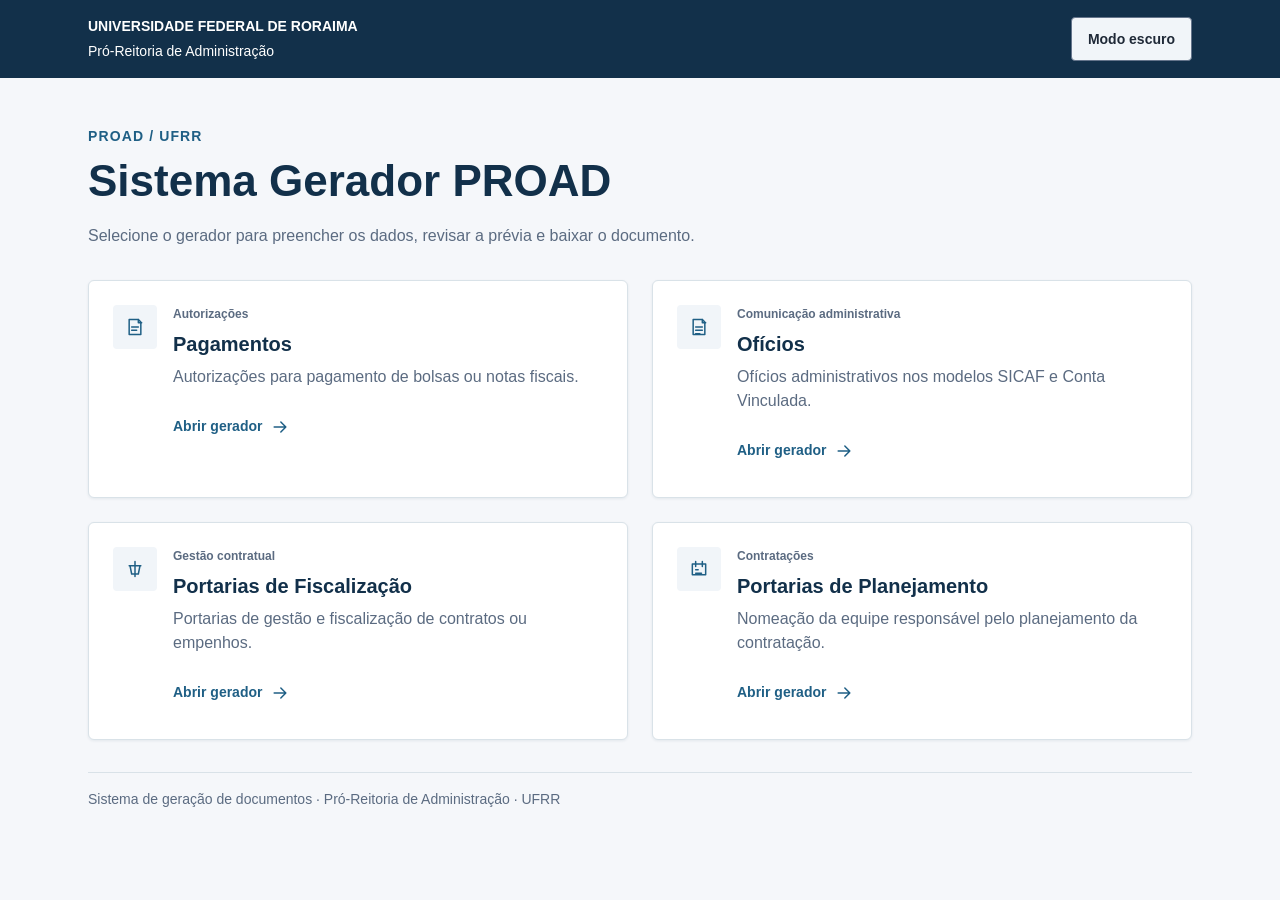
<file: index.html>
<!doctype html>
<html lang="pt-BR">
  <head>
    <meta charset="UTF-8" />
    <meta name="viewport" content="width=device-width, initial-scale=1.0" />
    <title>Sistema Gerador PROAD — UFRR</title>
    <link rel="shortcut icon" href="./assets/logo_proad.png" type="image/x-icon" />
    <link rel="stylesheet" href="styles.css" />
  </head>
  <body class="portal-page proad-ui">
    <a class="proad-ui proad-skip-link" href="#conteudo-principal">Pular para o conteúdo principal</a>
    <header class="portal-header">
      <div class="portal-header__inner">
        <div class="portal-brand">
          <p class="portal-brand__institution">UNIVERSIDADE FEDERAL DE RORAIMA</p>
          <p class="portal-brand__unit">Pró-Reitoria de Administração</p>
        </div>
        <button type="button" id="tema-toggle" class="proad-button proad-button--theme" onclick="alternarTemaGlobal()">Modo escuro</button>
      </div>
    </header>

    <main class="portal-main" id="conteudo-principal" tabindex="-1">
      <section class="portal-intro" aria-labelledby="portal-titulo">
        <p class="portal-eyebrow">PROAD / UFRR</p>
        <h1 id="portal-titulo" class="portal-heading">Sistema Gerador PROAD</h1>
        <p class="portal-intro__description">Selecione o gerador para preencher os dados, revisar a prévia e baixar o documento.</p>
      </section>

      <nav class="generator-grid" aria-label="Geradores disponíveis">
        <a class="generator-card" href="pagamentos.html" aria-labelledby="pagamentos-titulo" aria-describedby="pagamentos-descricao">
          <span class="generator-card__icon" aria-hidden="true"><svg viewBox="0 0 24 24"><path d="M5 3h11l3 3v15H5z"/><path d="M16 3v4h4M8 12h8M8 16h6"/></svg></span>
          <div class="generator-card__content">
            <p class="generator-card__eyebrow">Autorizações</p>
            <h2 id="pagamentos-titulo" class="generator-card__title">Pagamentos</h2>
            <p id="pagamentos-descricao" class="generator-card__description">Autorizações para pagamento de bolsas ou notas fiscais.</p>
            <span class="generator-card__action" aria-hidden="true">Abrir gerador <svg viewBox="0 0 24 24"><path d="M5 12h14M13 6l6 6-6 6"/></svg></span>
          </div>
        </a>
        <a class="generator-card" href="oficios.html" aria-labelledby="oficios-titulo" aria-describedby="oficios-descricao">
          <span class="generator-card__icon" aria-hidden="true"><svg viewBox="0 0 24 24"><path d="M5 3h11l3 3v15H5z"/><path d="M16 3v4h4M8 12h8M8 16h8M8 20h5"/></svg></span>
          <div class="generator-card__content">
            <p class="generator-card__eyebrow">Comunicação administrativa</p>
            <h2 id="oficios-titulo" class="generator-card__title">Ofícios</h2>
            <p id="oficios-descricao" class="generator-card__description">Ofícios administrativos nos modelos SICAF e Conta Vinculada.</p>
            <span class="generator-card__action" aria-hidden="true">Abrir gerador <svg viewBox="0 0 24 24"><path d="M5 12h14M13 6l6 6-6 6"/></svg></span>
          </div>
        </a>
        <a class="generator-card" href="portarias_fiscalizacao.html" aria-labelledby="fiscalizacao-titulo" aria-describedby="fiscalizacao-descricao">
          <span class="generator-card__icon" aria-hidden="true"><svg viewBox="0 0 24 24"><path d="M12 3v18M5 8h14M6 8l2 10h8l2-10"/></svg></span>
          <div class="generator-card__content">
            <p class="generator-card__eyebrow">Gestão contratual</p>
            <h2 id="fiscalizacao-titulo" class="generator-card__title">Portarias de Fiscalização</h2>
            <p id="fiscalizacao-descricao" class="generator-card__description">Portarias de gestão e fiscalização de contratos ou empenhos.</p>
            <span class="generator-card__action" aria-hidden="true">Abrir gerador <svg viewBox="0 0 24 24"><path d="M5 12h14M13 6l6 6-6 6"/></svg></span>
          </div>
        </a>
        <a class="generator-card" href="portarias_planejamento.html" aria-labelledby="planejamento-titulo" aria-describedby="planejamento-descricao">
          <span class="generator-card__icon" aria-hidden="true"><svg viewBox="0 0 24 24"><path d="M4 6h16v13H4z"/><path d="M8 3v6M16 3v6M8 13h3M8 17h7"/></svg></span>
          <div class="generator-card__content">
            <p class="generator-card__eyebrow">Contratações</p>
            <h2 id="planejamento-titulo" class="generator-card__title">Portarias de Planejamento</h2>
            <p id="planejamento-descricao" class="generator-card__description">Nomeação da equipe responsável pelo planejamento da contratação.</p>
            <span class="generator-card__action" aria-hidden="true">Abrir gerador <svg viewBox="0 0 24 24"><path d="M5 12h14M13 6l6 6-6 6"/></svg></span>
          </div>
        </a>
      </nav>
      <footer class="portal-footer">Sistema de geração de documentos · Pró-Reitoria de Administração · UFRR</footer>
    </main>
    <script src="assets/js/ui.js"></script>
    <script>carregarTemaGlobal();</script>
  </body>
</html>
</file>
<file: styles.css>
:root {
    --app-blue: #1f5f85;
    --app-blue-dark: #12304a;
    --app-blue-hover: #174b69;
    --app-red: #b42318;
    --app-red-hover: #921b12;
    --app-green: #16803c;
    --app-green-hover: #116b31;
    --app-panel: #ffffff;
    --app-panel-muted: #f9fafb;
    --app-surface: #e5e7eb;
    --app-border: #d1d5db;
    --app-text: #374151;
    --app-dark: #111827;
    --app-dark-panel: #1f2937;
    --app-dark-field: #374151;
    --app-dark-border: #9ca3af;
}

/* Shared application chrome for both document generators. */
.app-page > header {
    background: var(--app-blue-dark) !important;
    gap: 1rem;
}

.app-page > header > div:last-child {
    display: flex;
    align-items: center;
    flex-wrap: wrap;
    justify-content: flex-end;
    gap: .5rem;
}

.app-page > header a:where(:not(.proad-button)),
.app-page > header button:where(:not(.proad-button)),
.app-page .preview-toolbar button:where(:not(.proad-button)) {
    min-height: 32px;
    border: 1px solid rgba(255, 255, 255, .2) !important;
    border-radius: 4px !important;
    padding: .4rem .75rem !important;
    font-size: .8125rem;
    font-weight: 600;
    line-height: 1.2;
    cursor: pointer;
    transition: background-color .18s ease, border-color .18s ease, transform .18s ease;
}

.app-page > header a:where(:not(.proad-button)) {
    background: #475569 !important;
    color: #ffffff !important;
    text-decoration: none;
}

.app-page > header button:where(:not(.proad-button)):nth-of-type(1) {
    background: var(--app-blue) !important;
    color: #ffffff !important;
}

.app-page > header button:where(:not(.proad-button)):nth-of-type(2) {
    background: var(--app-red) !important;
    color: #ffffff !important;
}

.app-page > header a:where(:not(.proad-button)):hover,
.app-page > header button:where(:not(.proad-button)):hover,
.app-page .preview-toolbar button:where(:not(.proad-button)):hover {
    transform: translateY(-1px);
}

.app-page > header a:where(:not(.proad-button)):hover { background: #334155 !important; }
.app-page > header button:where(:not(.proad-button)):nth-of-type(1):hover { background: var(--app-blue-hover) !important; }
.app-page > header button:where(:not(.proad-button)):nth-of-type(2):hover { background: var(--app-red-hover) !important; }

.app-page section:first-of-type,
.app-page section:first-of-type > div:first-child {
    border-color: var(--app-border) !important;
}

.app-page section:first-of-type > div:first-child {
    background: var(--app-panel-muted) !important;
    color: var(--app-text) !important;
}

.app-page input:not([type="checkbox"]):where(:not(.proad-input)),
.app-page textarea:where(:not(.proad-input)),
.app-page select:where(:not(.proad-select)) {
    border: 1px solid var(--app-border) !important;
    border-radius: 4px !important;
    background: var(--app-panel) !important;
    color: #111827 !important;
}

.app-page input:not([type="checkbox"]):where(:not(.proad-input)):focus,
.app-page textarea:where(:not(.proad-input)):focus,
.app-page select:where(:not(.proad-select)):focus {
    border-color: var(--app-blue) !important;
    outline: 2px solid rgba(31, 95, 133, .18);
    outline-offset: 1px;
}

.app-page #membros-container {
    display: flex;
    flex-direction: column;
    gap: 1rem;
}

.app-page #membros-container > div {
    border: 1px solid var(--app-border) !important;
    border-radius: 4px !important;
    background: var(--app-panel) !important;
    box-shadow: 0 2px 6px rgba(18, 48, 74, .08) !important;
}

.app-page .preview-toolbar {
    background: var(--app-surface) !important;
    color: var(--app-text) !important;
    gap: .5rem !important;
}

.app-page .preview-toolbar button:where(:not(.proad-button)) {
    border-color: var(--app-border) !important;
    background: #ffffff !important;
    color: var(--app-text) !important;
}

.app-page #customAlert {
    position: fixed;
    right: 1.5rem;
    bottom: 1.5rem;
    z-index: 50;
    max-width: min(420px, calc(100vw - 2rem));
}

.app-page #customAlert h3 { margin: 0 0 .25rem; font-size: .95rem; }
.app-page #customAlert p { margin: 0; font-size: .875rem; line-height: 1.4; }
.app-page #customAlert button { display: none; }

.app-page.dark-mode,
body.dark-mode {
    background: var(--app-dark) !important;
    color: #e5e7eb;
}

.app-page.dark-mode > header,
body.dark-mode > header {
    background: var(--app-dark) !important;
}

.app-page.dark-mode main > section:first-child,
body.dark-mode main > section:first-child,
.app-page.dark-mode main > section:last-child,
body.dark-mode main > section:last-child {
    background: var(--app-dark-panel) !important;
}

.app-page.dark-mode section:first-of-type > div:first-child,
body.dark-mode section:first-of-type > div:first-child,
.app-page.dark-mode .preview-toolbar,
body.dark-mode .preview-toolbar {
    background: var(--app-dark) !important;
    color: #e5e7eb !important;
}

.app-page.dark-mode input:not([type="checkbox"]):where(:not(.proad-input)),
.app-page.dark-mode textarea:where(:not(.proad-input)),
.app-page.dark-mode select:where(:not(.proad-select)),
body.dark-mode input:not([type="checkbox"]):where(:not(.proad-input)),
body.dark-mode textarea:where(:not(.proad-input)),
body.dark-mode select:where(:not(.proad-select)) {
    border-color: var(--app-dark-border) !important;
    background: var(--app-dark-field) !important;
    color: #f9fafb !important;
}

.app-page.dark-mode #membros-container > div,
body.dark-mode #membros-container > div {
    border-color: var(--app-dark-border) !important;
    background: var(--app-dark-field) !important;
    box-shadow: 0 2px 6px rgba(0, 0, 0, .22) !important;
}

.app-page.dark-mode .preview-toolbar button:where(:not(.proad-button)),
body.dark-mode .preview-toolbar button:where(:not(.proad-button)) {
    border-color: var(--app-dark-border) !important;
    background: #ffffff !important;
    color: var(--app-text) !important;
}

.app-page.dark-mode .a4-page,
body.dark-mode .a4-page {
    background: #ffffff !important;
    color: #111111 !important;
}

@media (max-width: 768px) {
    .app-page > header { flex-wrap: wrap; }
    .app-page > header > div:last-child { justify-content: flex-start; }
    .app-page > header a:where(:not(.proad-button)),
    .app-page > header button:where(:not(.proad-button)) { flex: 0 0 auto; }
}

/* FASE 3: global mobile-first interface system.
   Keep .proad-ui outside document/export roots. No document selectors. */
.proad-ui {
    /* Color */
    --proad-brand: #12304a;
    --proad-brand-hover: #0d263b;
    --proad-accent: #1f5f85;
    --proad-accent-hover: #174b69;
    --proad-accent-subtle: #e8f2f8;
    --proad-cta: #16803c;
    --proad-cta-hover: #116b31;
    --proad-background: #f5f7fa;
    --proad-surface: #ffffff;
    --proad-surface-muted: #f1f5f9;
    --proad-text: #1f2937;
    --proad-text-muted: #5b6b81;
    --proad-border: #d9e2e8;
    --proad-control-border: #64748b;
    --proad-on-action: #ffffff;
    --proad-focus: #1f5f85;
    --proad-check-accent: #1f5f85;
    --proad-disabled-background: #e2e8f0;
    --proad-disabled-text: #475569;
    --proad-info: #1f5f85;
    --proad-info-background: #eff6ff;
    --proad-success: #116b31;
    --proad-success-background: #f0fdf4;
    --proad-warning: #854d0e;
    --proad-warning-background: #fffbeb;
    --proad-danger: #b42318;
    --proad-error: var(--proad-danger);
    --proad-error-hover: #921b12;
    --proad-error-background: #fef2f2;
    /* Typography */
    --proad-font: Inter, "Segoe UI", Arial, sans-serif;
    --proad-text-small: .875rem;
    --proad-text-base: 1rem;
    --proad-text-title: 1.25rem;
    --proad-leading: 1.5;
    --proad-weight-regular: 400;
    --proad-weight-medium: 600;
    --proad-weight-bold: 700;
    /* Spacing and shape */
    --proad-space-1: .25rem;
    --proad-space-2: .5rem;
    --proad-space-3: .75rem;
    --proad-space-4: 1rem;
    --proad-space-5: 1.25rem;
    --proad-space-6: 1.5rem;
    --proad-space-8: 2rem;
    --proad-space-10: 2.5rem;
    --proad-border-width: 1px;
    --proad-radius-small: .25rem;
    --proad-radius: .375rem;
    --proad-radius-large: .5rem;
    /* Elevation and interaction */
    --proad-shadow: 0 1px 3px rgb(18 48 74 / 8%);
    --proad-shadow-toast: 0 4px 12px rgb(18 48 74 / 12%);
    --proad-focus-ring: 0 0 0 3px rgb(31 95 133 / 18%);
    --proad-control-height: 44px;
    --proad-container-width: 80rem;
    --proad-gutter: var(--proad-space-4);
    --proad-transition: 150ms ease;
    --proad-toast-layer: 50;
    color-scheme: light;
    font-family: var(--proad-font);
    font-size: var(--proad-text-base);
    line-height: var(--proad-leading);
    color: var(--proad-text);
}

body.proad-ui {
    min-width: 0;
    margin: 0;
    background: var(--proad-background);
}

/* The shared theme helper toggles .dark-mode on the body. */
body.dark-mode .proad-ui,
.proad-ui.dark-mode {
    --proad-accent-subtle: #172e40;
    --proad-background: #111827;
    --proad-surface: #1f2937;
    --proad-surface-muted: #273449;
    --proad-text: #f1f5f9;
    --proad-text-muted: #cbd5e1;
    --proad-border: #475569;
    --proad-control-border: #94a3b8;
    --proad-focus: #7dd3fc;
    --proad-check-accent: #7dd3fc;
    --proad-disabled-background: #334155;
    --proad-disabled-text: #cbd5e1;
    --proad-info: #7dd3fc;
    --proad-info-background: #172e40;
    --proad-success: #86efac;
    --proad-success-background: #173528;
    --proad-warning: #fde68a;
    --proad-warning-background: #3b301d;
    --proad-error: #fca5a5;
    --proad-error-background: #40232b;
    --proad-shadow: 0 1px 3px rgb(0 0 0 / 15%);
    --proad-shadow-toast: 0 4px 12px rgb(0 0 0 / 20%);
    --proad-focus-ring: 0 0 0 3px rgb(125 211 252 / 24%);
    color-scheme: dark;
}

.proad-ui .proad-container,
.proad-ui .proad-panel,
.proad-ui .proad-field,
.proad-ui .proad-field-grid,
.proad-ui .proad-actions,
.proad-ui .proad-toolbar,
.proad-ui .proad-toast,
.proad-ui .proad-button,
.proad-ui .proad-input,
.proad-ui .proad-select,
.proad-ui .proad-checkbox {
    box-sizing: border-box;
    min-width: 0;
    max-width: 100%;
}

.proad-ui button,
.proad-ui input,
.proad-ui select,
.proad-ui textarea { font-family: inherit; }

.proad-ui .proad-container {
    width: 100%;
    max-width: var(--proad-container-width);
    margin-inline: auto;
    padding: var(--proad-gutter);
    background: var(--proad-background);
}
.proad-ui .proad-panel {
    padding: var(--proad-gutter);
    border: var(--proad-border-width) solid var(--proad-border);
    border-radius: var(--proad-radius);
    background: var(--proad-surface);
    box-shadow: var(--proad-shadow);
}
.proad-ui .proad-stack,
.proad-ui .proad-field,
.proad-ui .proad-field-grid {
    display: grid;
    grid-template-columns: minmax(0, 1fr);
    gap: var(--proad-space-4);
    min-width: 0;
}
.proad-ui .proad-field { gap: var(--proad-space-2); }
.proad-ui .proad-title {
    margin: 0;
    font-size: var(--proad-text-title);
    font-weight: var(--proad-weight-medium);
    line-height: 1.3;
    overflow-wrap: anywhere;
}
.proad-ui .proad-label {
    font-size: var(--proad-text-small);
    font-weight: var(--proad-weight-medium);
    color: var(--proad-text);
}
.proad-ui .proad-help,
.proad-ui .proad-error-message {
    margin: 0;
    font-size: var(--proad-text-small);
    overflow-wrap: anywhere;
}
.proad-ui .proad-help { color: var(--proad-text-muted); }
.proad-ui .proad-error-message { color: var(--proad-error); font-weight: var(--proad-weight-medium); }

.proad-ui .proad-actions {
    display: flex;
    flex-direction: column;
    gap: var(--proad-space-3);
}
.proad-ui .proad-button {
    display: inline-flex;
    justify-content: center;
    align-items: center;
    gap: var(--proad-space-2);
    min-height: var(--proad-control-height);
    padding: var(--proad-space-2) var(--proad-space-4);
    border: var(--proad-border-width) solid var(--proad-control-border);
    border-radius: var(--proad-radius-small);
    background: var(--proad-surface);
    color: var(--proad-text);
    font: var(--proad-weight-medium) var(--proad-text-small)/1.5 var(--proad-font);
    text-align: center;
    text-decoration: none;
    white-space: normal;
    overflow-wrap: anywhere;
    cursor: pointer;
    touch-action: manipulation;
    user-select: none;
    transition: background-color var(--proad-transition), border-color var(--proad-transition), color var(--proad-transition), box-shadow var(--proad-transition);
}
.proad-ui .proad-button--primary {
    background: var(--proad-cta);
    border-color: var(--proad-cta);
    color: var(--proad-on-action);
}
.proad-ui .proad-button--secondary {
    background: var(--proad-accent);
    border-color: var(--proad-accent);
    color: var(--proad-on-action);
}
.proad-ui .proad-button--danger {
    background: var(--proad-danger);
    border-color: var(--proad-danger);
    color: var(--proad-on-action);
}
.proad-ui .proad-button--quiet { background: transparent; border-color: transparent; }
.proad-ui .proad-button--theme {
    background: var(--proad-surface-muted);
    border-color: var(--proad-control-border);
    color: var(--proad-text);
}
.proad-ui .proad-button--icon {
    min-width: var(--proad-control-height);
    padding: var(--proad-space-2);
}

.proad-ui .proad-input,
.proad-ui .proad-select {
    display: block;
    width: 100%;
    min-height: var(--proad-control-height);
    padding: var(--proad-space-2) var(--proad-space-3);
    border: var(--proad-border-width) solid var(--proad-control-border);
    border-radius: var(--proad-radius-small);
    background: var(--proad-surface);
    background-color: var(--proad-surface);
    color: var(--proad-text);
    font: var(--proad-text-base)/var(--proad-leading) var(--proad-font);
    caret-color: var(--proad-accent);
    transition: border-color var(--proad-transition), background-color var(--proad-transition), box-shadow var(--proad-transition);
}
.proad-ui textarea.proad-input { resize: vertical; min-height: 6rem; }
.proad-ui .proad-input::placeholder { color: var(--proad-text-muted); opacity: 1; }
.proad-ui .proad-input[readonly] { background: var(--proad-surface-muted); }
.proad-ui .proad-check {
    display: flex;
    align-items: center;
    gap: var(--proad-space-3);
    min-height: var(--proad-control-height);
    font-size: var(--proad-text-base);
    overflow-wrap: anywhere;
    cursor: pointer;
}
.proad-ui .proad-checkbox {
    width: 1.25rem;
    height: 1.25rem;
    flex: 0 0 1.25rem;
    margin: 0;
    accent-color: var(--proad-check-accent);
    cursor: pointer;
}
.proad-ui .proad-checkbox[aria-invalid="true"],
.proad-ui .proad-input[aria-invalid="true"],
.proad-ui .proad-select[aria-invalid="true"] {
    border-color: var(--proad-error);
    outline: 1px solid var(--proad-error);
    outline-offset: 1px;
}
.proad-ui .proad-checkbox[aria-invalid="true"] { box-shadow: 0 0 0 1px var(--proad-error); }

/* Keyboard focus remains distinct from the validation border. */
.proad-ui .proad-button:focus-visible,
.proad-ui .proad-input:focus-visible,
.proad-ui .proad-select:focus-visible,
.proad-ui .proad-checkbox:focus-visible {
    outline: 2px solid var(--proad-focus);
    outline-offset: 3px;
}
.proad-ui .proad-input:focus-visible,
.proad-ui .proad-select:focus-visible {
    border-color: var(--proad-focus);
    box-shadow: var(--proad-focus-ring);
}
@media (hover: hover) {
    .proad-ui .proad-button:not(:disabled):not([aria-disabled="true"]):hover {
        background: var(--proad-surface-muted);
    }
    .proad-ui .proad-button--primary:not(:disabled):not([aria-disabled="true"]):hover {
        background: var(--proad-cta-hover);
        border-color: var(--proad-cta-hover);
    }
    .proad-ui .proad-button--secondary:not(:disabled):not([aria-disabled="true"]):hover {
        background: var(--proad-accent-hover);
        border-color: var(--proad-accent-hover);
    }
    .proad-ui .proad-button--danger:not(:disabled):not([aria-disabled="true"]):hover {
        background: var(--proad-error-hover);
        border-color: var(--proad-error-hover);
    }
    .proad-ui .proad-button--theme:not(:disabled):not([aria-disabled="true"]):hover {
        background: var(--proad-accent-subtle);
        border-color: var(--proad-accent);
        color: var(--proad-text);
    }
    .proad-ui .proad-input:not(:disabled):not([readonly]):not([aria-invalid="true"]):hover,
    .proad-ui .proad-select:not(:disabled):not([aria-invalid="true"]):hover {
        border-color: var(--proad-accent);
    }
    .proad-ui .proad-checkbox:not(:disabled):hover { outline: 1px solid var(--proad-focus); outline-offset: 2px; }
}
.proad-ui .proad-button:disabled,
.proad-ui .proad-button[aria-disabled="true"],
.proad-ui .proad-input:disabled,
.proad-ui .proad-select:disabled {
    background: var(--proad-disabled-background);
    color: var(--proad-disabled-text);
    border-color: var(--proad-border);
    cursor: not-allowed;
    opacity: 1;
}
.proad-ui .proad-checkbox:disabled { opacity: .6; cursor: not-allowed; }
.proad-ui .proad-checkbox:disabled + span {
    color: var(--proad-disabled-text);
    cursor: not-allowed;
}

.proad-ui .proad-toolbar {
    display: flex;
    align-items: center;
    flex-wrap: wrap;
    gap: var(--proad-space-2);
    padding: var(--proad-space-2);
    border-bottom: var(--proad-border-width) solid var(--proad-border);
    background: var(--proad-surface-muted);
    color: var(--proad-text);
}
.proad-ui .proad-toolbar > * { min-width: 0; }
.proad-ui .proad-toolbar__label {
    flex: 1 1 100%;
    min-width: 0;
    font-size: var(--proad-text-small);
    overflow-wrap: anywhere;
}
.proad-ui .proad-toast-region {
    position: fixed;
    inset-inline: var(--proad-space-4);
    bottom: var(--proad-space-4);
    z-index: var(--proad-toast-layer);
    display: grid;
    gap: var(--proad-space-2);
    max-height: calc(100dvh - 2rem);
    overflow-y: auto;
    pointer-events: none;
}
.proad-ui .proad-toast {
    --proad-message-color: var(--proad-info);
    --proad-message-background: var(--proad-info-background);
    display: flex;
    align-items: flex-start;
    gap: var(--proad-space-3);
    padding: var(--proad-space-4);
    border: var(--proad-border-width) solid var(--proad-border);
    border-inline-start: 4px solid var(--proad-message-color);
    border-radius: var(--proad-radius);
    background: var(--proad-message-background);
    color: var(--proad-message-color);
    box-shadow: var(--proad-shadow-toast);
    overflow-wrap: anywhere;
    pointer-events: auto;
}
.proad-ui .proad-toast--info {
    --proad-message-color: var(--proad-info);
    --proad-message-background: var(--proad-info-background);
}
.proad-ui .proad-toast--success {
    --proad-message-color: var(--proad-success);
    --proad-message-background: var(--proad-success-background);
}
.proad-ui .proad-toast--warning {
    --proad-message-color: var(--proad-warning);
    --proad-message-background: var(--proad-warning-background);
}
.proad-ui .proad-toast--error {
    --proad-message-color: var(--proad-error);
    --proad-message-background: var(--proad-error-background);
}
.proad-ui .proad-toast__content { flex: 1; min-width: 0; }
.proad-ui .proad-toast__title { margin: 0 0 var(--proad-space-1); font-weight: var(--proad-weight-medium); }
.proad-ui .proad-toast__message { margin: 0; font-size: var(--proad-text-small); }
.proad-ui .proad-toast .proad-button { flex: 0 0 auto; }
.proad-ui .proad-toast[hidden],
.proad-ui .proad-toast-region[hidden] { display: none; }

/* Expand only when there is room; no desktop layout imposed on current pages. */
@media (min-width: 640px) {
    .proad-ui { --proad-gutter: var(--proad-space-6); }
    .proad-ui .proad-field-grid--two { grid-template-columns: repeat(2, minmax(0, 1fr)); }
    .proad-ui .proad-actions { flex-direction: row; flex-wrap: wrap; }
    .proad-ui .proad-toolbar__label { flex-basis: auto; }
    .proad-ui .proad-toast-region { inset-inline-start: auto; width: min(26rem, calc(100vw - 2rem)); }
}
@media (prefers-reduced-motion: reduce) {
    .proad-ui { --proad-transition: 0s; }
}

/* Portal: isolated from generator interfaces and official documents. */
.proad-ui.proad-skip-link {
    position: fixed;
    top: .5rem;
    left: .5rem;
    z-index: 100;
    display: flex;
    align-items: center;
    min-height: 44px;
    padding: .5rem 1rem;
    background: #ffffff;
    color: #12304a;
    transform: translateY(-200%);
}
.proad-ui.proad-skip-link:focus {
    transform: none;
    outline: 2px solid #1f5f85;
    outline-offset: 2px;
}
.proad-ui .proad-sr-only {
    position: absolute;
    width: 1px;
    height: 1px;
    padding: 0;
    margin: -1px;
    overflow: hidden;
    clip-path: inset(50%);
    white-space: nowrap;
    border: 0;
}

.portal-page,
.portal-page *,
.portal-page *::before,
.portal-page *::after { box-sizing: border-box; }
.portal-page { margin: 0; min-height: 100vh; background: var(--proad-background); }
.portal-page .portal-header { background: var(--proad-brand); color: var(--proad-on-action); }
.portal-page .portal-header__inner,
.portal-page .portal-main {
    width: 100%;
    max-width: 72rem;
    margin-inline: auto;
    padding-inline: var(--proad-gutter);
}
.portal-page .portal-header__inner {
    display: flex;
    align-items: center;
    justify-content: space-between;
    flex-wrap: wrap;
    gap: var(--proad-space-4);
    padding-block: var(--proad-space-4);
}
.portal-page .portal-brand { display: grid; gap: var(--proad-space-1); }
.portal-page .portal-brand p { margin: 0; overflow-wrap: anywhere; }
.portal-page .portal-brand__institution { font-size: var(--proad-text-small); font-weight: 700; }
.portal-page .portal-brand__unit { font-size: var(--proad-text-small); }
.portal-page .portal-main { padding-block: var(--proad-space-8); }
.portal-page .portal-intro { max-width: 44rem; margin-bottom: var(--proad-space-8); }
.portal-page .portal-eyebrow {
    margin: 0 0 var(--proad-space-2);
    color: var(--proad-accent);
    font-size: var(--proad-text-small);
    font-weight: 700;
    letter-spacing: .08em;
}
.portal-page .portal-heading {
    margin: 0 0 var(--proad-space-4);
    color: var(--proad-brand);
    font-size: clamp(1.75rem, 4vw, 2.75rem);
    font-weight: 700;
    line-height: 1.2;
    overflow-wrap: anywhere;
}
.portal-page .portal-intro__description { margin: 0; color: var(--proad-text-muted); }
.portal-page .generator-grid { display: grid; grid-template-columns: minmax(0, 1fr); gap: var(--proad-space-4); }
.portal-page .generator-card {
    display: grid;
    grid-template-columns: minmax(0, 1fr);
    align-content: start;
    gap: var(--proad-space-4);
    min-width: 0;
    padding: var(--proad-space-6);
    border: var(--proad-border-width) solid var(--proad-border);
    border-radius: var(--proad-radius);
    background: var(--proad-surface);
    color: var(--proad-text);
    box-shadow: var(--proad-shadow);
    text-decoration: none;
    transition: border-color var(--proad-transition), background-color var(--proad-transition);
}
.portal-page .generator-card__icon {
    display: grid;
    width: var(--proad-control-height);
    height: var(--proad-control-height);
    place-items: center;
    border-radius: var(--proad-radius-small);
    background: var(--proad-surface-muted);
    color: var(--proad-accent);
}
.portal-page .generator-card svg {
    width: 1.25rem;
    height: 1.25rem;
    fill: none;
    stroke: currentColor;
    stroke-linecap: round;
    stroke-linejoin: round;
    stroke-width: 1.8;
}
.portal-page .generator-card__content { display: grid; gap: var(--proad-space-2); min-width: 0; }
.portal-page .generator-card__content > * { margin: 0; overflow-wrap: anywhere; }
.portal-page .generator-card__eyebrow { color: var(--proad-text-muted); font-size: .75rem; font-weight: 600; }
.portal-page .generator-card__title { color: var(--proad-brand); font-size: 1.25rem; font-weight: 600; line-height: 1.3; }
.portal-page .generator-card__description { color: var(--proad-text-muted); }
.portal-page .generator-card__action {
    display: inline-flex;
    align-items: center;
    gap: var(--proad-space-2);
    min-height: var(--proad-control-height);
    margin-top: var(--proad-space-2);
    color: var(--proad-accent);
    font-size: var(--proad-text-small);
    font-weight: 600;
}
.portal-page .generator-card:focus-visible { outline: 2px solid var(--proad-focus); outline-offset: 3px; }
.portal-page .portal-footer {
    margin-top: var(--proad-space-8);
    padding-top: var(--proad-space-4);
    border-top: var(--proad-border-width) solid var(--proad-border);
    color: var(--proad-text-muted);
    font-size: var(--proad-text-small);
}
.portal-page.dark-mode .portal-heading,
.portal-page.dark-mode .generator-card__title { color: var(--proad-text); }
.portal-page.dark-mode .portal-intro { background: transparent !important; }
@media (hover: hover) {
    .portal-page .generator-card:hover { border-color: var(--proad-accent); background: var(--proad-surface-muted); }
}
@media (min-width: 768px) {
    .portal-page .portal-main { padding-block: 3rem; }
    .portal-page .generator-grid { grid-template-columns: repeat(2, minmax(0, 1fr)); gap: var(--proad-space-6); }
    .portal-page .generator-card { grid-template-columns: auto minmax(0, 1fr); }
}

/* Shared application structure, first adopted by the payments pilot. */
.proad-ui .proad-header {
    display: flex;
    align-items: center;
    justify-content: space-between;
    flex-wrap: wrap;
    gap: var(--proad-space-4);
    padding: var(--proad-space-4) var(--proad-gutter);
    background: var(--proad-brand);
    color: var(--proad-on-action);
}
.proad-ui .proad-header__eyebrow {
    margin: 0 0 var(--proad-space-1);
    font-size: var(--proad-text-small);
}
.proad-ui .proad-form-panel {
    min-height: 0;
    height: 100%;
    overflow-y: auto;
    padding: var(--proad-gutter);
    border-inline-end: var(--proad-border-width) solid var(--proad-border);
    background: var(--proad-surface);
}
.proad-ui .proad-form-intro,
.proad-ui .proad-downloads {
    display: grid;
    gap: var(--proad-space-2);
    margin-bottom: var(--proad-space-6);
}
.proad-ui .proad-fieldset {
    min-width: 0;
    margin: 0;
    padding: 0 0 var(--proad-space-6);
    border: 0;
    border-bottom: var(--proad-border-width) solid var(--proad-border);
}
.proad-ui .proad-fieldset > legend {
    padding: 0;
    margin-bottom: var(--proad-space-4);
    font-size: var(--proad-text-base);
    font-weight: var(--proad-weight-medium);
    color: var(--proad-text);
}
.proad-ui .proad-form-submit {
    display: grid;
    gap: var(--proad-space-3);
}
.proad-ui .proad-downloads {
    margin-top: var(--proad-space-6);
    margin-bottom: 0;
}
.proad-ui .proad-empty-state {
    padding: var(--proad-space-8);
    max-width: 30rem;
    border: var(--proad-border-width) solid var(--proad-border);
    border-radius: var(--proad-radius);
    background: var(--proad-surface);
    color: var(--proad-text);
}
.proad-ui .proad-empty-state p { margin: var(--proad-space-3) 0 0; }
.proad-ui .proad-button[aria-busy="true"] { cursor: wait; }
.proad-ui .hidden,
.proad-ui [hidden],
.proad-generator #preview-zoom-wrapper[hidden] { display: none; }

/* Visual-only viewport: keep unscaled A4 layout from enlarging scroll bounds. */
.proad-ui .proad-zoom-controls { display: flex; gap: var(--proad-space-2); }
.proad-generator #preview-viewport { display: block; }
.proad-generator #preview-zoom-wrapper {
    display: block;
    margin-inline: auto;
    overflow: hidden;
}
.proad-generator #preview-viewport:focus-visible,
.proad-generator #preview-viewport:focus-within { outline: 2px solid #ffffff; outline-offset: -2px; }
.proad-generator #preview-viewport a:focus-visible { outline: 2px solid #1f5f85; outline-offset: 2px; }
.proad-generator .proad-preview-section:fullscreen,
.proad-generator .proad-preview-expanded {
    position: fixed;
    inset: 0;
    width: 100%;
    height: 100vh;
    height: 100dvh;
    z-index: 60;
    overflow: hidden;
    background: #525659;
}
.proad-generator .proad-preview-section:fullscreen #preview-viewport,
.proad-generator .proad-preview-expanded #preview-viewport {
    flex: 1;
    min-height: 0;
    max-height: none;
}
.proad-generator.proad-preview-open { overflow: hidden; }

/* FASE 3: outer layout only. Document dimensions and zoom remain independent. */
.proad-generator {
    min-height: 100vh;
    min-height: 100dvh;
}
.proad-generator .proad-workspace {
    display: grid;
    grid-template-columns: minmax(0, 1fr);
    min-width: 0;
}
.proad-generator .proad-form-section,
.proad-generator .proad-preview-section {
    min-width: 0;
    min-height: 0;
}
.proad-generator .proad-form-panel {
    height: auto;
    overflow: visible;
    border-inline-end: 0;
    border-bottom: var(--proad-border-width) solid var(--proad-border);
}
.proad-generator .proad-preview-section {
    display: flex;
    flex-direction: column;
}
.proad-generator .a4-container {
    min-width: 0;
    min-height: 18rem;
    flex: 0 1 auto;
}
.proad-generator .proad-header > div { min-width: 0; }
.proad-generator .proad-header .proad-actions {
    flex-direction: row;
    flex-wrap: wrap;
    width: 100%;
}
.proad-generator .proad-header .proad-actions > * { flex: 1 1 0; }

@media (min-width: 640px) {
    .proad-generator .proad-header .proad-actions { width: auto; }
    .proad-generator .proad-header .proad-actions > * { flex: 0 1 auto; }
}

/* Two columns only once a >=320px form leaves useful room for the viewer. */
@media (min-width: 1024px) {
    .proad-generator {
        display: flex;
        flex-direction: column;
        height: 100vh;
        height: 100dvh;
        overflow: hidden;
    }
    .proad-generator .proad-workspace {
        flex: 1;
        min-height: 0;
        grid-template-columns: minmax(320px, 420px) minmax(0, 1fr);
    }
    .proad-generator .proad-form-panel {
        height: 100%;
        overflow-y: auto;
        border-bottom: 0;
        border-inline-end: var(--proad-border-width) solid var(--proad-border);
    }
    .proad-generator .a4-container {
        flex: 1;
        min-height: 0;
    }
}
</file>
